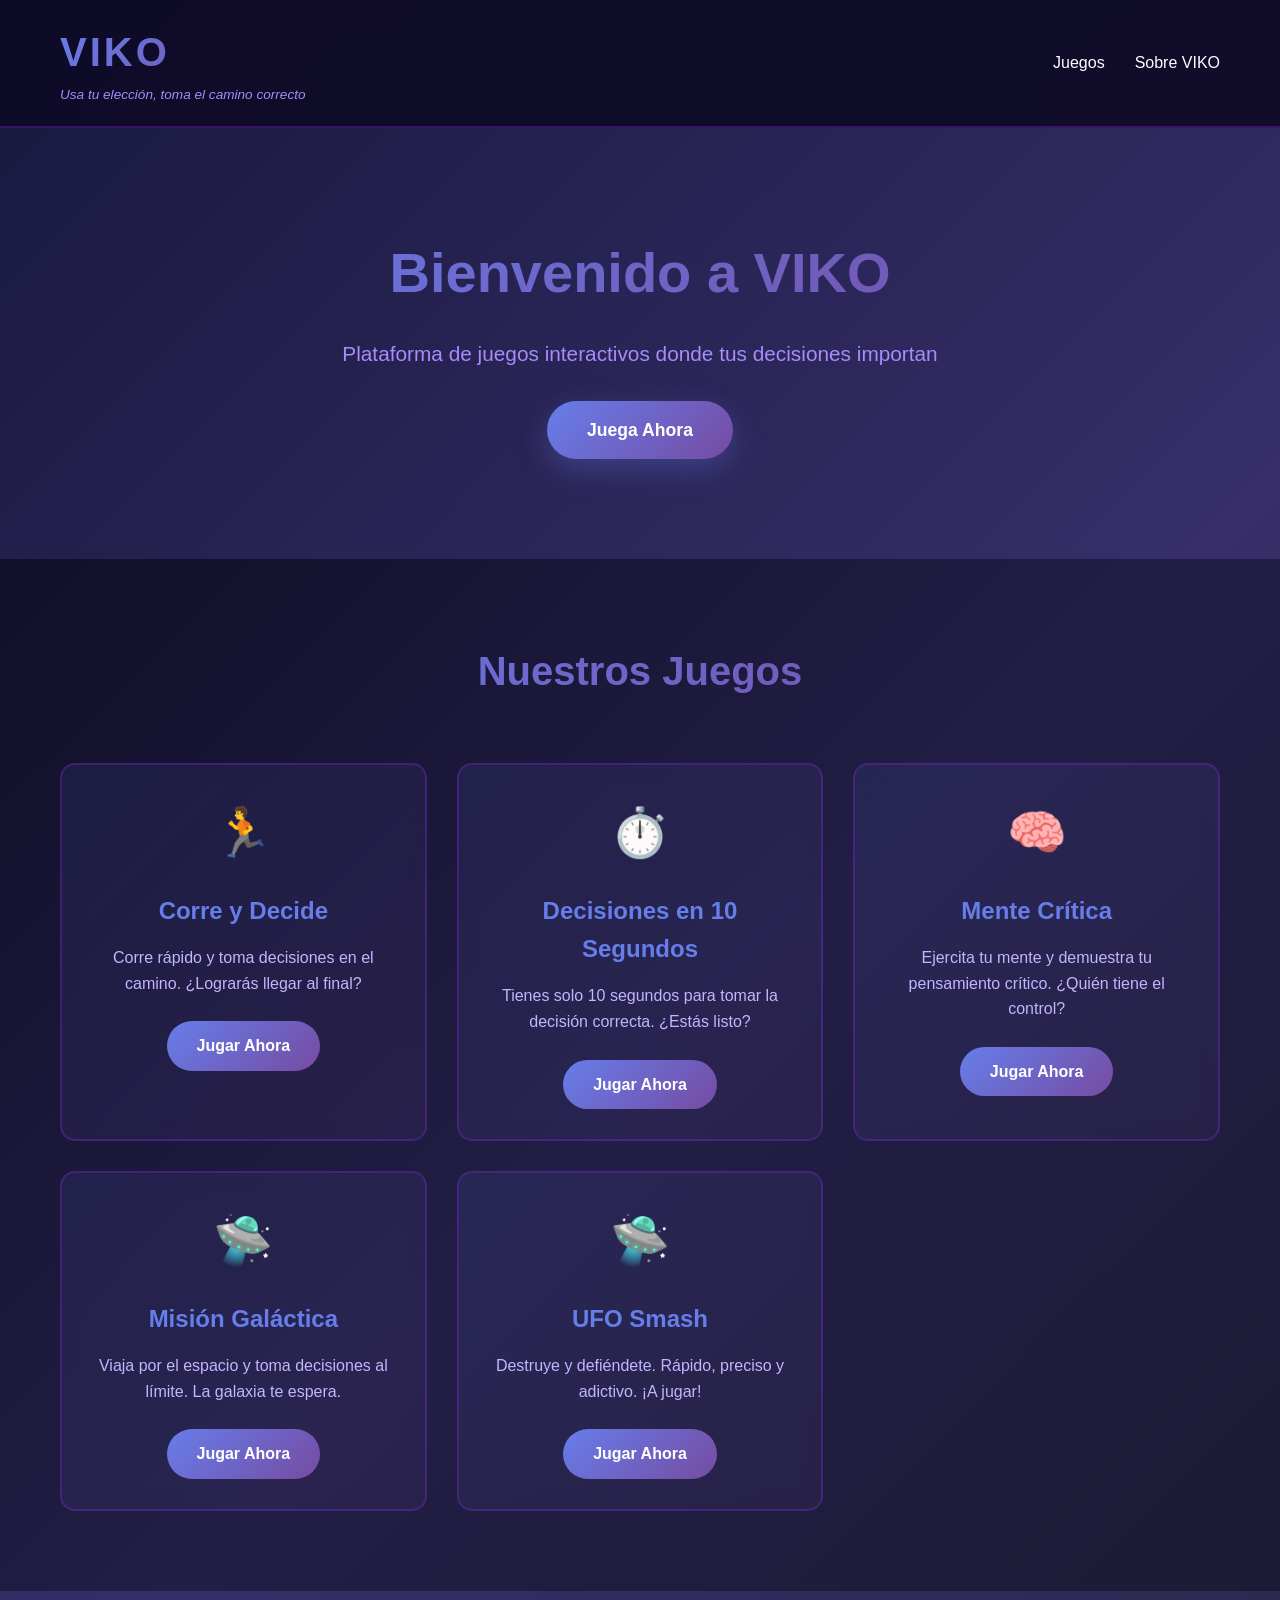
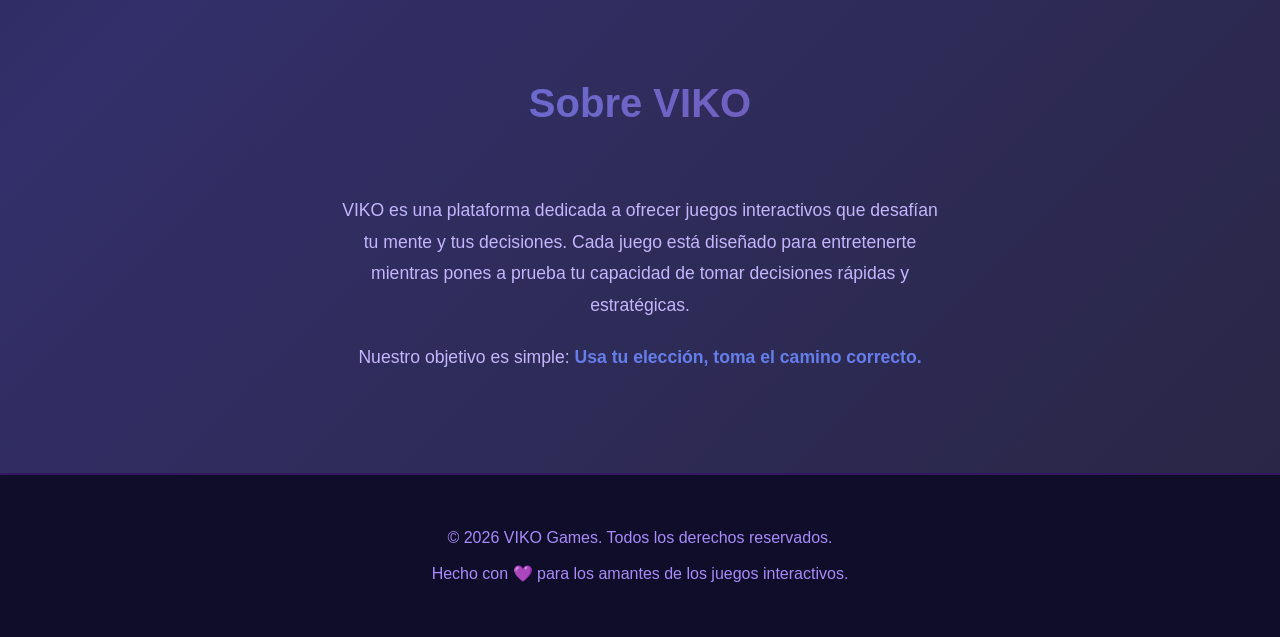
<file: index.html>
<!DOCTYPE html>
<html lang="es">
<head>
    <meta charset="UTF-8">
    <meta name="viewport" content="width=device-width, initial-scale=1.0">
    <meta name="description" content="VIKO - Plataforma de juegos interactivos de decisiones y estrategia. Juega Corre y Decide, Decisiones en 10 segundos, Mente Crítica, Misión Galáctica y UFO Smash.">
    <meta name="keywords" content="juegos, decisiones, estrategia, viko, games, juegos gratis, juegos online">
    <meta name="author" content="VIKO Games">
    <meta property="og:title" content="VIKO - Juegos de Decisiones">
    <meta property="og:description" content="Plataforma de juegos interactivos donde cada decisión cuenta">
    <meta property="og:type" content="website">
    <title>VIKO - Juegos Interactivos de Decisiones | Juega Ahora</title>
    <link rel="stylesheet" href="style.css">
</head>
<body>
    <header class="header">
        <div class="container">
            <div class="logo">
                <h1>VIKO</h1>
                <p class="tagline">Usa tu elección, toma el camino correcto</p>
            </div>
            <nav class="nav">
                <a href="#juegos" class="nav-link">Juegos</a>
                <a href="#about" class="nav-link">Sobre VIKO</a>
            </nav>
        </div>
    </header>

    <section class="hero">
        <div class="container">
            <div class="hero-content">
                <h2>Bienvenido a VIKO</h2>
                <p>Plataforma de juegos interactivos donde tus decisiones importan</p>
                <a href="#juegos" class="cta-button">Juega Ahora</a>
            </div>
        </div>
    </section>

    <section id="juegos" class="games-section">
        <div class="container">
            <h2 class="section-title">Nuestros Juegos</h2>
            <div class="games-grid">
                <!-- Juego 1 -->
                <div class="game-card">
                    <div class="game-icon">🏃</div>
                    <h3>Corre y Decide</h3>
                    <p>Corre rápido y toma decisiones en el camino. ¿Lograrás llegar al final?</p>
                    <a href="juegos/corre-y-decide.html" class="game-button">Jugar Ahora</a>
                </div>

                <!-- Juego 2 -->
                <div class="game-card">
                    <div class="game-icon">⏱️</div>
                    <h3>Decisiones en 10 Segundos</h3>
                    <p>Tienes solo 10 segundos para tomar la decisión correcta. ¿Estás listo?</p>
                    <a href="juegos/decisiones-10-seg.html" class="game-button">Jugar Ahora</a>
                </div>

                <!-- Juego 3 -->
                <div class="game-card">
                    <div class="game-icon">🧠</div>
                    <h3>Mente Crítica</h3>
                    <p>Ejercita tu mente y demuestra tu pensamiento crítico. ¿Quién tiene el control?</p>
                    <a href="juegos/mente-critica.html" class="game-button">Jugar Ahora</a>
                </div>

                <!-- Juego 4 -->
                <div class="game-card">
                    <div class="game-icon">🛸</div>
                    <h3>Misión Galáctica</h3>
                    <p>Viaja por el espacio y toma decisiones al límite. La galaxia te espera.</p>
                    <a href="juegos/mision-galactica.html" class="game-button">Jugar Ahora</a>
                </div>

                <!-- Juego 5 -->
                <div class="game-card">
                    <div class="game-icon">🛸</div>
                    <h3>UFO Smash</h3>
                    <p>Destruye y defiéndete. Rápido, preciso y adictivo. ¡A jugar!</p>
                    <a href="juegos/ufo-smash.html" class="game-button">Jugar Ahora</a>
                </div>
            </div>
        </div>
    </section>

    <section id="about" class="about-section">
        <div class="container">
            <h2 class="section-title">Sobre VIKO</h2>
            <div class="about-content">
                <p>VIKO es una plataforma dedicada a ofrecer juegos interactivos que desafían tu mente y tus decisiones. Cada juego está diseñado para entretenerte mientras pones a prueba tu capacidad de tomar decisiones rápidas y estratégicas.</p>
                <p>Nuestro objetivo es simple: <strong>Usa tu elección, toma el camino correcto.</strong></p>
            </div>
        </div>
    </section>

    <footer class="footer">
        <div class="container">
            <p>&copy; 2026 VIKO Games. Todos los derechos reservados.</p>
            <p>Hecho con 💜 para los amantes de los juegos interactivos.</p>
        </div>
    </footer>

    <script src="script.js"></script>
</body>
</html>
</file>
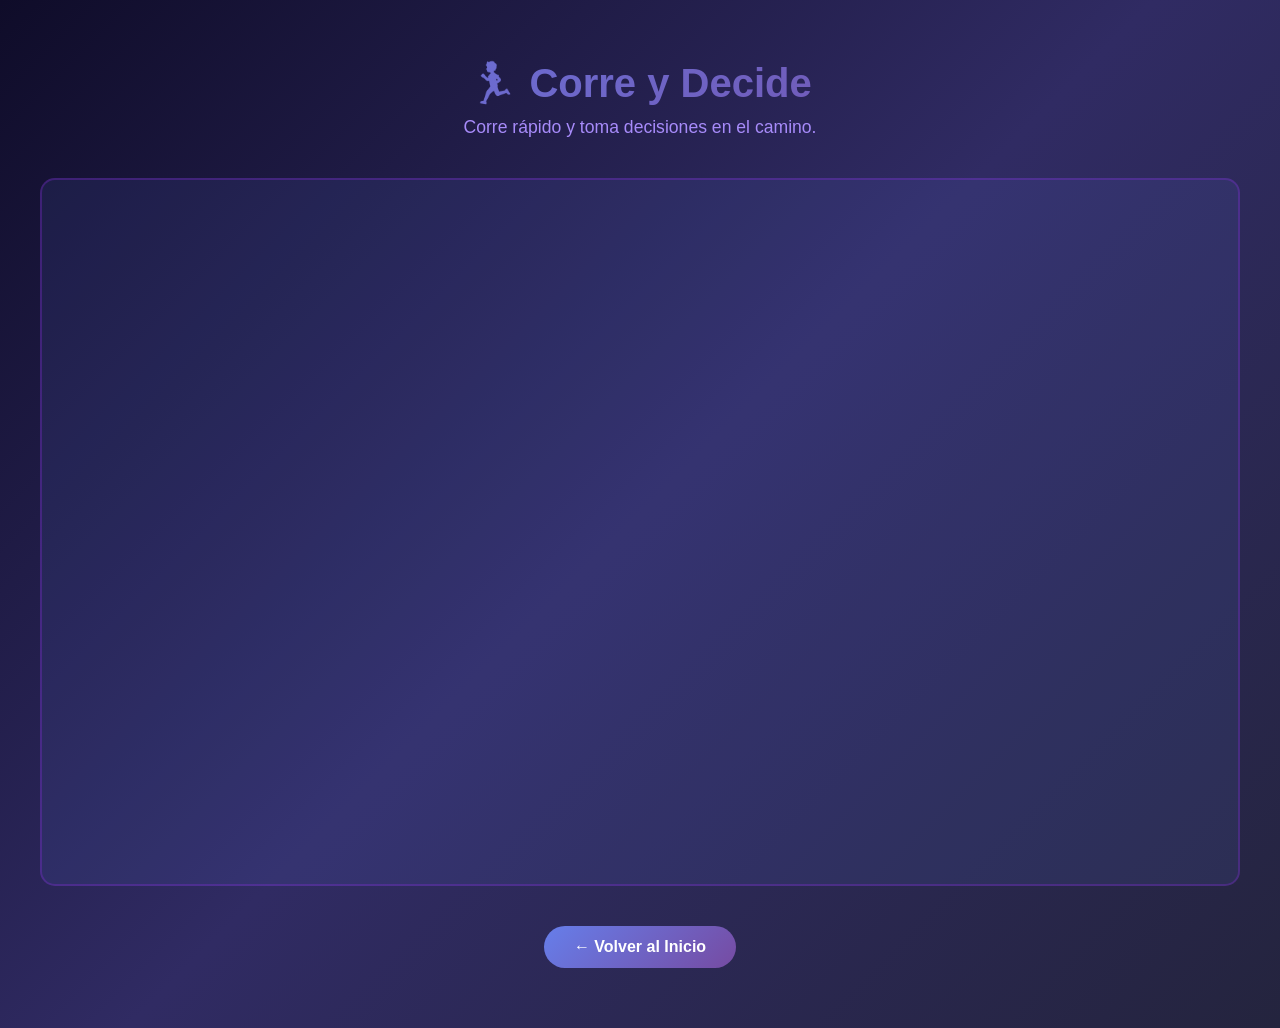
<file: juegos/corre-y-decide.html>
<!DOCTYPE html>
<html lang="es">
<head>
    <meta charset="UTF-8">
    <meta name="viewport" content="width=device-width, initial-scale=1.0">
    <meta name="description" content="Corre y Decide - Juego interactivo de VIKO. Corre rápido y toma decisiones en el camino.">
    <title>Corre y Decide | VIKO Games</title>
    <style>
        * {
            margin: 0;
            padding: 0;
            box-sizing: border-box;
        }

        body {
            font-family: 'Segoe UI', Tahoma, Geneva, Verdana, sans-serif;
            background: linear-gradient(135deg, #0f0c29, #302b63, #24243e);
            color: #fff;
            min-height: 100vh;
            display: flex;
            flex-direction: column;
            align-items: center;
            padding: 20px;
        }

        .game-container {
            max-width: 1200px;
            width: 100%;
            margin: 40px 0;
        }

        .game-header {
            text-align: center;
            margin-bottom: 40px;
        }

        .game-header h1 {
            font-size: 2.5rem;
            background: linear-gradient(135deg, #667eea 0%, #764ba2 100%);
            -webkit-background-clip: text;
            -webkit-text-fill-color: transparent;
            background-clip: text;
            margin-bottom: 10px;
        }

        .game-header p {
            color: #a78bfa;
            font-size: 1.1rem;
        }

        .game-iframe-container {
            background: rgba(102, 126, 234, 0.1);
            border: 2px solid rgba(138, 43, 226, 0.3);
            border-radius: 15px;
            padding: 20px;
            display: flex;
            justify-content: center;
            overflow: hidden;
        }

        .game-iframe-container iframe {
            border: none;
            border-radius: 10px;
        }

        .back-button {
            display: inline-block;
            margin-top: 40px;
            padding: 12px 30px;
            background: linear-gradient(135deg, #667eea 0%, #764ba2 100%);
            color: #fff;
            text-decoration: none;
            border-radius: 25px;
            font-weight: 700;
            transition: all 0.3s ease;
        }

        .back-button:hover {
            transform: scale(1.05);
            box-shadow: 0 10px 25px rgba(102, 126, 234, 0.4);
        }

        @media (max-width: 768px) {
            .game-header h1 {
                font-size: 2rem;
            }

            .game-iframe-container iframe {
                width: 100%;
                height: auto;
            }
        }
    </style>
</head>
<body>
    <div class="game-container">
        <div class="game-header">
            <h1>🏃 Corre y Decide</h1>
            <p>Corre rápido y toma decisiones en el camino.</p>
        </div>

        <div class="game-iframe-container">
            <iframe src="https://scratch.mit.edu/projects/1380362393/embed" allowtransparency="true" width="800" height="664" frameborder="0" scrolling="no" allowfullscreen></iframe>
        </div>

        <div style="text-align: center;">
            <a href="../" class="back-button">← Volver al Inicio</a>
        </div>
    </div>
</body>
</html>
</file>
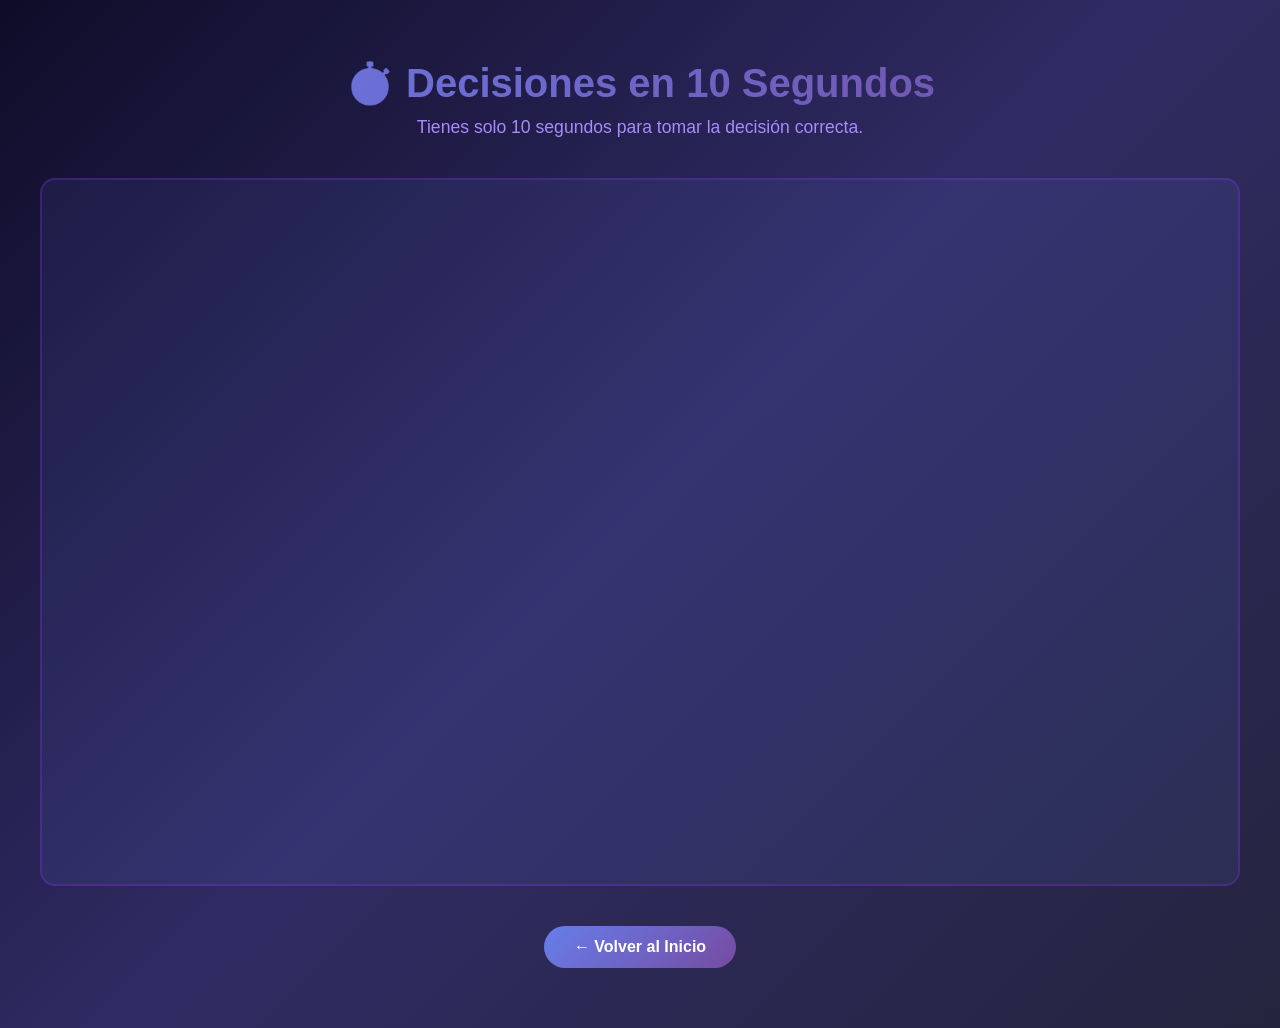
<file: juegos/decisiones-10-seg.html>
<!DOCTYPE html>
<html lang="es">
<head>
    <meta charset="UTF-8">
    <meta name="viewport" content="width=device-width, initial-scale=1.0">
    <meta name="description" content="Decisiones en 10 Segundos - Juego interactivo de VIKO. Tienes solo 10 segundos para tomar la decisión correcta.">
    <title>Decisiones en 10 Segundos | VIKO Games</title>
    <style>
        * {
            margin: 0;
            padding: 0;
            box-sizing: border-box;
        }

        body {
            font-family: 'Segoe UI', Tahoma, Geneva, Verdana, sans-serif;
            background: linear-gradient(135deg, #0f0c29, #302b63, #24243e);
            color: #fff;
            min-height: 100vh;
            display: flex;
            flex-direction: column;
            align-items: center;
            padding: 20px;
        }

        .game-container {
            max-width: 1200px;
            width: 100%;
            margin: 40px 0;
        }

        .game-header {
            text-align: center;
            margin-bottom: 40px;
        }

        .game-header h1 {
            font-size: 2.5rem;
            background: linear-gradient(135deg, #667eea 0%, #764ba2 100%);
            -webkit-background-clip: text;
            -webkit-text-fill-color: transparent;
            background-clip: text;
            margin-bottom: 10px;
        }

        .game-header p {
            color: #a78bfa;
            font-size: 1.1rem;
        }

        .game-iframe-container {
            background: rgba(102, 126, 234, 0.1);
            border: 2px solid rgba(138, 43, 226, 0.3);
            border-radius: 15px;
            padding: 20px;
            display: flex;
            justify-content: center;
            overflow: hidden;
        }

        .game-iframe-container iframe {
            border: none;
            border-radius: 10px;
        }

        .back-button {
            display: inline-block;
            margin-top: 40px;
            padding: 12px 30px;
            background: linear-gradient(135deg, #667eea 0%, #764ba2 100%);
            color: #fff;
            text-decoration: none;
            border-radius: 25px;
            font-weight: 700;
            transition: all 0.3s ease;
        }

        .back-button:hover {
            transform: scale(1.05);
            box-shadow: 0 10px 25px rgba(102, 126, 234, 0.4);
        }

        @media (max-width: 768px) {
            .game-header h1 {
                font-size: 2rem;
            }

            .game-iframe-container iframe {
                width: 100%;
                height: auto;
            }
        }
    </style>
</head>
<body>
    <div class="game-container">
        <div class="game-header">
            <h1>⏱️ Decisiones en 10 Segundos</h1>
            <p>Tienes solo 10 segundos para tomar la decisión correcta.</p>
        </div>

        <div class="game-iframe-container">
            <iframe src="https://scratch.mit.edu/projects/1379581313/embed" allowtransparency="true" width="800" height="664" frameborder="0" scrolling="no" allowfullscreen></iframe>
        </div>

        <div style="text-align: center;">
            <a href="../" class="back-button">← Volver al Inicio</a>
        </div>
    </div>
</body>
</html>
</file>
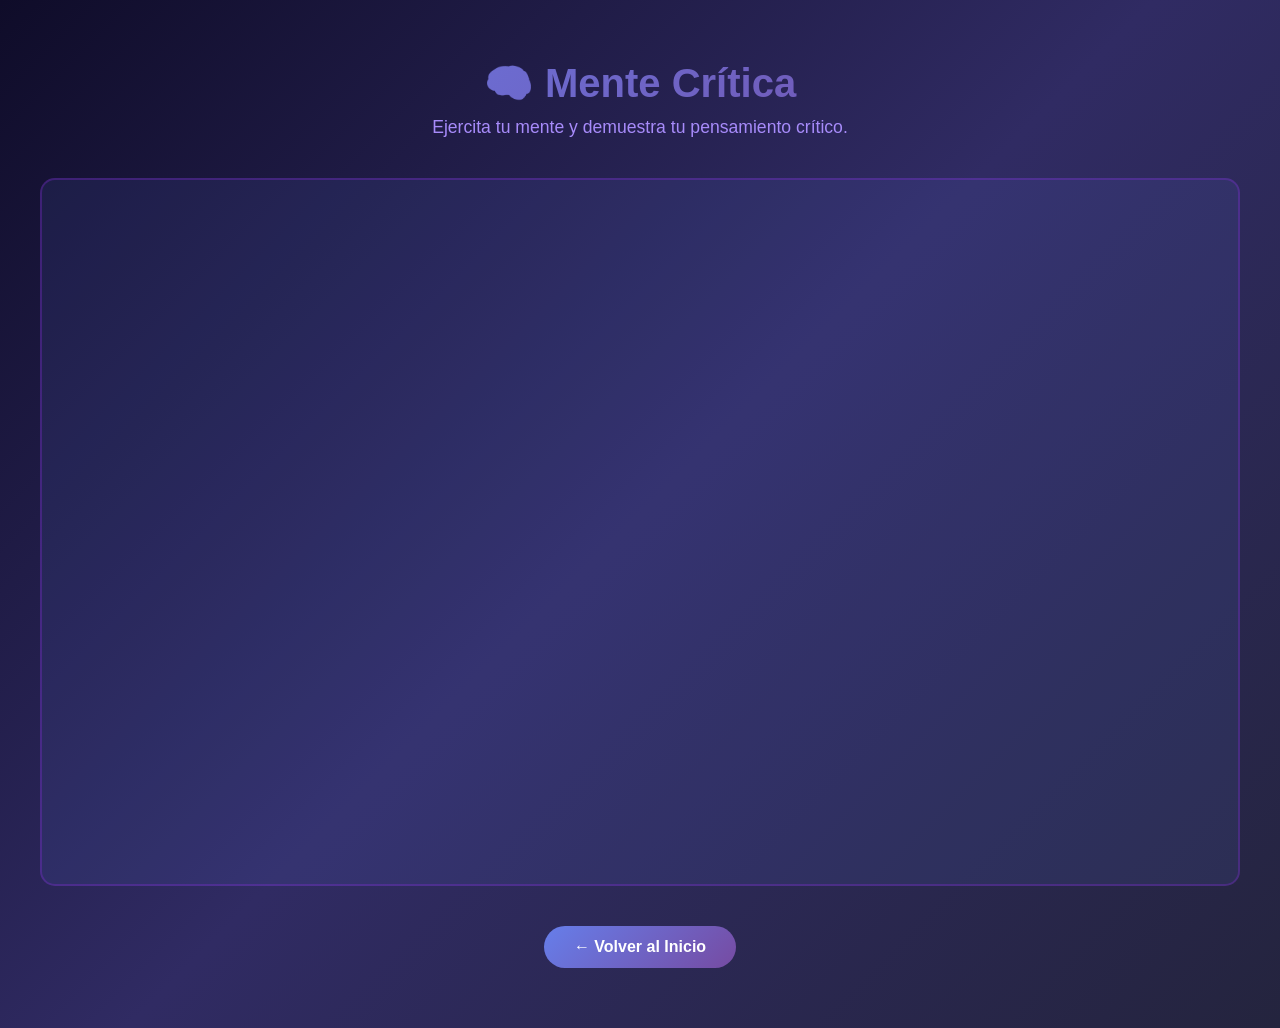
<file: juegos/mente-critica.html>
<!DOCTYPE html>
<html lang="es">
<head>
    <meta charset="UTF-8">
    <meta name="viewport" content="width=device-width, initial-scale=1.0">
    <meta name="description" content="Mente Crítica - Juego interactivo de VIKO. Ejercita tu mente y demuestra tu pensamiento crítico.">
    <title>Mente Crítica | VIKO Games</title>
    <style>
        * {
            margin: 0;
            padding: 0;
            box-sizing: border-box;
        }

        body {
            font-family: 'Segoe UI', Tahoma, Geneva, Verdana, sans-serif;
            background: linear-gradient(135deg, #0f0c29, #302b63, #24243e);
            color: #fff;
            min-height: 100vh;
            display: flex;
            flex-direction: column;
            align-items: center;
            padding: 20px;
        }

        .game-container {
            max-width: 1200px;
            width: 100%;
            margin: 40px 0;
        }

        .game-header {
            text-align: center;
            margin-bottom: 40px;
        }

        .game-header h1 {
            font-size: 2.5rem;
            background: linear-gradient(135deg, #667eea 0%, #764ba2 100%);
            -webkit-background-clip: text;
            -webkit-text-fill-color: transparent;
            background-clip: text;
            margin-bottom: 10px;
        }

        .game-header p {
            color: #a78bfa;
            font-size: 1.1rem;
        }

        .game-iframe-container {
            background: rgba(102, 126, 234, 0.1);
            border: 2px solid rgba(138, 43, 226, 0.3);
            border-radius: 15px;
            padding: 20px;
            display: flex;
            justify-content: center;
            overflow: hidden;
        }

        .game-iframe-container iframe {
            border: none;
            border-radius: 10px;
        }

        .back-button {
            display: inline-block;
            margin-top: 40px;
            padding: 12px 30px;
            background: linear-gradient(135deg, #667eea 0%, #764ba2 100%);
            color: #fff;
            text-decoration: none;
            border-radius: 25px;
            font-weight: 700;
            transition: all 0.3s ease;
        }

        .back-button:hover {
            transform: scale(1.05);
            box-shadow: 0 10px 25px rgba(102, 126, 234, 0.4);
        }

        @media (max-width: 768px) {
            .game-header h1 {
                font-size: 2rem;
            }

            .game-iframe-container iframe {
                width: 100%;
                height: auto;
            }
        }
    </style>
</head>
<body>
    <div class="game-container">
        <div class="game-header">
            <h1>🧠 Mente Crítica</h1>
            <p>Ejercita tu mente y demuestra tu pensamiento crítico.</p>
        </div>

        <div class="game-iframe-container">
            <iframe src="https://scratch.mit.edu/projects/1380359760/embed" allowtransparency="true" width="800" height="664" frameborder="0" scrolling="no" allowfullscreen></iframe>
        </div>

        <div style="text-align: center;">
            <a href="../" class="back-button">← Volver al Inicio</a>
        </div>
    </div>
</body>
</html>
</file>
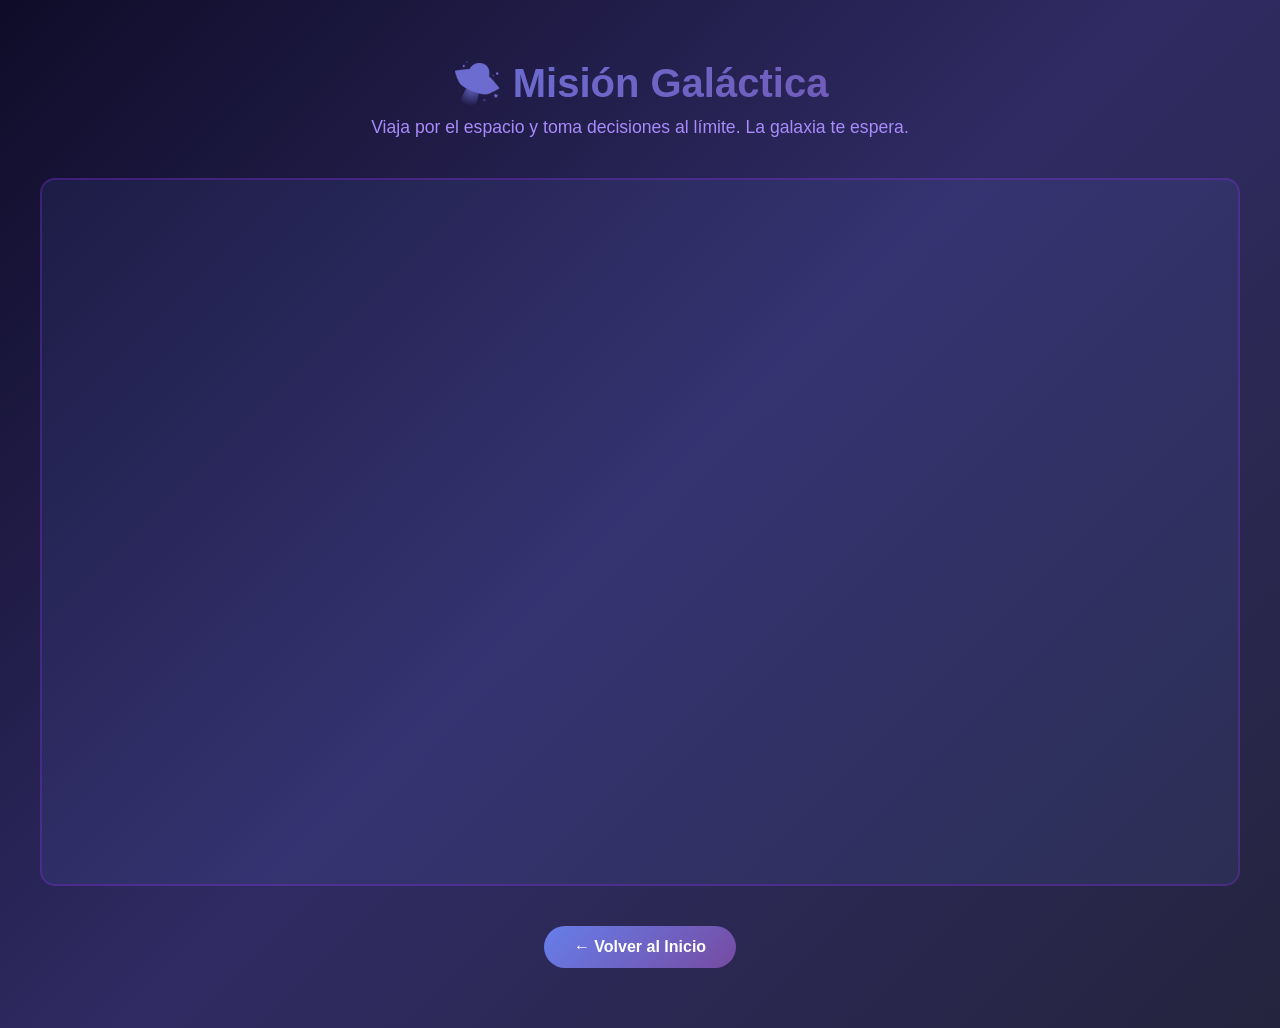
<file: juegos/mision-galactica.html>
<!DOCTYPE html>
<html lang="es">
<head>
    <meta charset="UTF-8">
    <meta name="viewport" content="width=device-width, initial-scale=1.0">
    <meta name="description" content="Misión Galáctica - Juego interactivo de VIKO. Viaja por el espacio y toma decisiones al límite.">
    <title>Misión Galáctica | VIKO Games</title>
    <style>
        * {
            margin: 0;
            padding: 0;
            box-sizing: border-box;
        }

        body {
            font-family: 'Segoe UI', Tahoma, Geneva, Verdana, sans-serif;
            background: linear-gradient(135deg, #0f0c29, #302b63, #24243e);
            color: #fff;
            min-height: 100vh;
            display: flex;
            flex-direction: column;
            align-items: center;
            padding: 20px;
        }

        .game-container {
            max-width: 1200px;
            width: 100%;
            margin: 40px 0;
        }

        .game-header {
            text-align: center;
            margin-bottom: 40px;
        }

        .game-header h1 {
            font-size: 2.5rem;
            background: linear-gradient(135deg, #667eea 0%, #764ba2 100%);
            -webkit-background-clip: text;
            -webkit-text-fill-color: transparent;
            background-clip: text;
            margin-bottom: 10px;
        }

        .game-header p {
            color: #a78bfa;
            font-size: 1.1rem;
        }

        .game-iframe-container {
            background: rgba(102, 126, 234, 0.1);
            border: 2px solid rgba(138, 43, 226, 0.3);
            border-radius: 15px;
            padding: 20px;
            display: flex;
            justify-content: center;
            overflow: hidden;
        }

        .game-iframe-container iframe {
            border: none;
            border-radius: 10px;
        }

        .back-button {
            display: inline-block;
            margin-top: 40px;
            padding: 12px 30px;
            background: linear-gradient(135deg, #667eea 0%, #764ba2 100%);
            color: #fff;
            text-decoration: none;
            border-radius: 25px;
            font-weight: 700;
            transition: all 0.3s ease;
        }

        .back-button:hover {
            transform: scale(1.05);
            box-shadow: 0 10px 25px rgba(102, 126, 234, 0.4);
        }

        @media (max-width: 768px) {
            .game-header h1 {
                font-size: 2rem;
            }

            .game-iframe-container iframe {
                width: 100%;
                height: auto;
            }
        }
    </style>
</head>
<body>
    <div class="game-container">
        <div class="game-header">
            <h1>🛸 Misión Galáctica</h1>
            <p>Viaja por el espacio y toma decisiones al límite. La galaxia te espera.</p>
        </div>

        <div class="game-iframe-container">
            <iframe src="https://scratch.mit.edu/projects/1379581062/embed" allowtransparency="true" width="800" height="664" frameborder="0" scrolling="no" allowfullscreen></iframe>
        </div>

        <div style="text-align: center;">
            <a href="../" class="back-button">← Volver al Inicio</a>
        </div>
    </div>
</body>
</html>
</file>
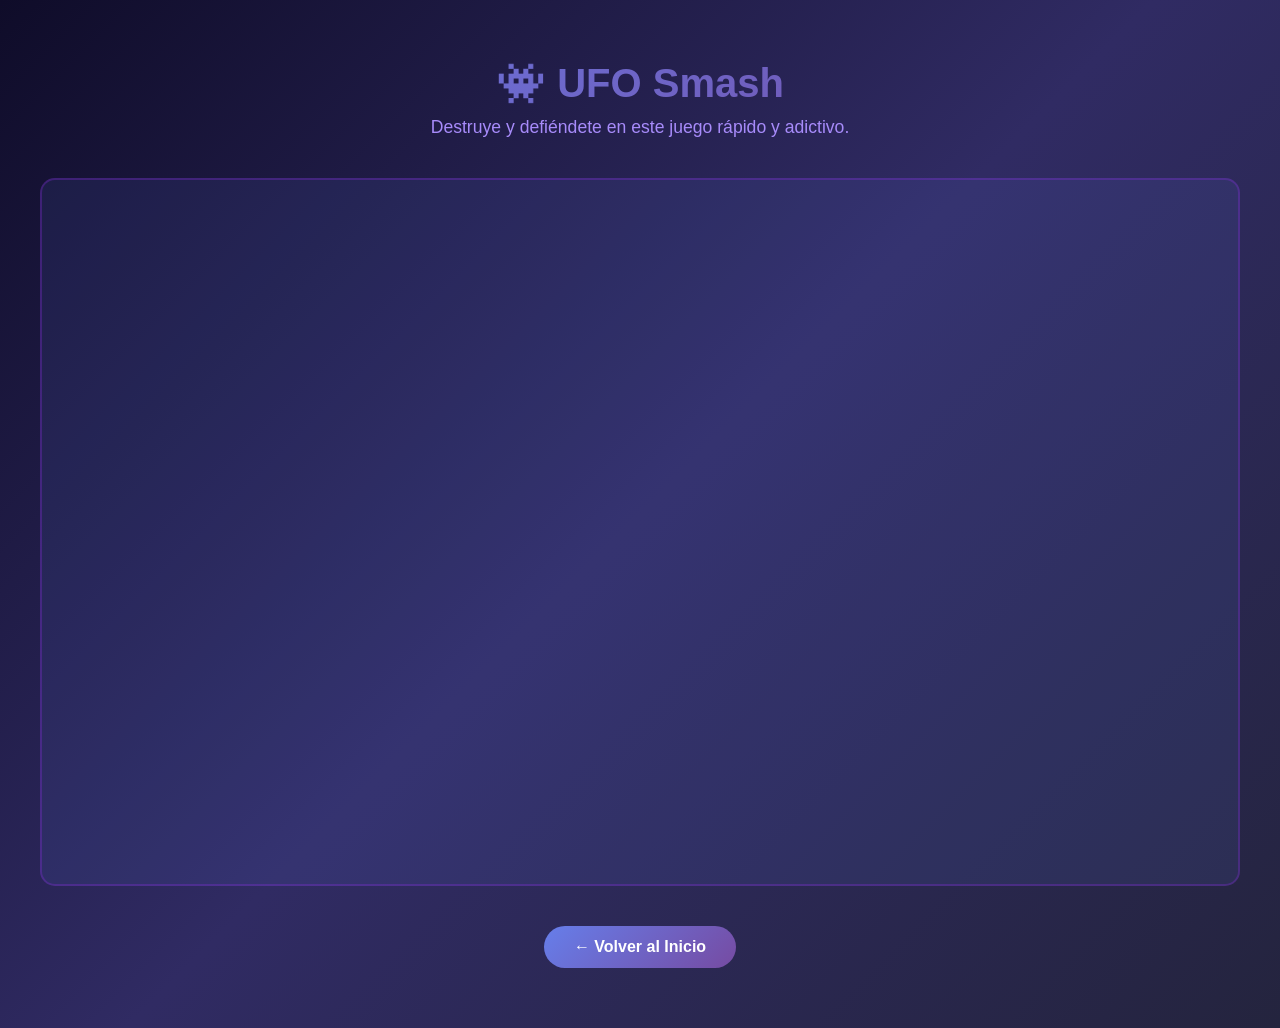
<file: juegos/ufo-smash.html>
<!DOCTYPE html>
<html lang="es">
<head>
    <meta charset="UTF-8">
    <meta name="viewport" content="width=device-width, initial-scale=1.0">
    <meta name="description" content="UFO Smash - Juego interactivo de VIKO. Destruye y defiéndete en este juego rápido y adictivo.">
    <title>UFO Smash | VIKO Games</title>
    <style>
        * {
            margin: 0;
            padding: 0;
            box-sizing: border-box;
        }

        body {
            font-family: 'Segoe UI', Tahoma, Geneva, Verdana, sans-serif;
            background: linear-gradient(135deg, #0f0c29, #302b63, #24243e);
            color: #fff;
            min-height: 100vh;
            display: flex;
            flex-direction: column;
            align-items: center;
            padding: 20px;
        }

        .game-container {
            max-width: 1200px;
            width: 100%;
            margin: 40px 0;
        }

        .game-header {
            text-align: center;
            margin-bottom: 40px;
        }

        .game-header h1 {
            font-size: 2.5rem;
            background: linear-gradient(135deg, #667eea 0%, #764ba2 100%);
            -webkit-background-clip: text;
            -webkit-text-fill-color: transparent;
            background-clip: text;
            margin-bottom: 10px;
        }

        .game-header p {
            color: #a78bfa;
            font-size: 1.1rem;
        }

        .game-iframe-container {
            background: rgba(102, 126, 234, 0.1);
            border: 2px solid rgba(138, 43, 226, 0.3);
            border-radius: 15px;
            padding: 20px;
            display: flex;
            justify-content: center;
            overflow: hidden;
        }

        .game-iframe-container iframe {
            border: none;
            border-radius: 10px;
        }

        .back-button {
            display: inline-block;
            margin-top: 40px;
            padding: 12px 30px;
            background: linear-gradient(135deg, #667eea 0%, #764ba2 100%);
            color: #fff;
            text-decoration: none;
            border-radius: 25px;
            font-weight: 700;
            transition: all 0.3s ease;
        }

        .back-button:hover {
            transform: scale(1.05);
            box-shadow: 0 10px 25px rgba(102, 126, 234, 0.4);
        }

        @media (max-width: 768px) {
            .game-header h1 {
                font-size: 2rem;
            }

            .game-iframe-container iframe {
                width: 100%;
                height: auto;
            }
        }
    </style>
</head>
<body>
    <div class="game-container">
        <div class="game-header">
            <h1>👾 UFO Smash</h1>
            <p>Destruye y defiéndete en este juego rápido y adictivo.</p>
        </div>

        <div class="game-iframe-container">
            <iframe src="https://scratch.mit.edu/projects/1380360099/embed" allowtransparency="true" width="800" height="664" frameborder="0" scrolling="no" allowfullscreen></iframe>
        </div>

        <div style="text-align: center;">
            <a href="../" class="back-button">← Volver al Inicio</a>
        </div>
    </div>
</body>
</html>
</file>
<file: style.css>
* {
    margin: 0;
    padding: 0;
    box-sizing: border-box;
}

body {
    font-family: 'Segoe UI', Tahoma, Geneva, Verdana, sans-serif;
    background: linear-gradient(135deg, #0f0c29, #302b63, #24243e);
    color: #fff;
    line-height: 1.6;
    overflow-x: hidden;
}

.container {
    max-width: 1200px;
    margin: 0 auto;
    padding: 0 20px;
}

/* HEADER */
.header {
    background: rgba(15, 12, 41, 0.95);
    backdrop-filter: blur(10px);
    padding: 20px 0;
    position: sticky;
    top: 0;
    z-index: 1000;
    border-bottom: 2px solid rgba(138, 43, 226, 0.3);
}

.header .container {
    display: flex;
    justify-content: space-between;
    align-items: center;
}

.logo h1 {
    font-size: 2.5rem;
    background: linear-gradient(135deg, #667eea 0%, #764ba2 100%);
    -webkit-background-clip: text;
    -webkit-text-fill-color: transparent;
    background-clip: text;
    font-weight: 900;
    letter-spacing: 3px;
}

.tagline {
    font-size: 0.85rem;
    color: #a78bfa;
    font-style: italic;
}

.nav {
    display: flex;
    gap: 30px;
}

.nav-link {
    color: #fff;
    text-decoration: none;
    transition: all 0.3s ease;
    position: relative;
    font-weight: 500;
}

.nav-link:hover {
    color: #667eea;
}

.nav-link::after {
    content: '';
    position: absolute;
    bottom: -5px;
    left: 0;
    width: 0;
    height: 2px;
    background: linear-gradient(135deg, #667eea, #764ba2);
    transition: width 0.3s ease;
}

.nav-link:hover::after {
    width: 100%;
}

/* HERO SECTION */
.hero {
    text-align: center;
    padding: 100px 0;
    background: linear-gradient(135deg, rgba(102, 126, 234, 0.1) 0%, rgba(118, 75, 162, 0.1) 100%);
}

.hero-content h2 {
    font-size: 3.5rem;
    margin-bottom: 20px;
    background: linear-gradient(135deg, #667eea 0%, #764ba2 100%);
    -webkit-background-clip: text;
    -webkit-text-fill-color: transparent;
    background-clip: text;
    font-weight: 900;
}

.hero-content p {
    font-size: 1.3rem;
    color: #a78bfa;
    margin-bottom: 30px;
}

.cta-button {
    display: inline-block;
    padding: 15px 40px;
    background: linear-gradient(135deg, #667eea 0%, #764ba2 100%);
    color: #fff;
    text-decoration: none;
    border-radius: 50px;
    font-weight: 700;
    font-size: 1.1rem;
    transition: all 0.3s ease;
    box-shadow: 0 10px 30px rgba(102, 126, 234, 0.3);
}

.cta-button:hover {
    transform: translateY(-3px);
    box-shadow: 0 15px 40px rgba(102, 126, 234, 0.5);
}

/* GAMES SECTION */
.games-section {
    padding: 80px 0;
    background: rgba(0, 0, 0, 0.3);
}

.section-title {
    font-size: 2.5rem;
    text-align: center;
    margin-bottom: 60px;
    background: linear-gradient(135deg, #667eea 0%, #764ba2 100%);
    -webkit-background-clip: text;
    -webkit-text-fill-color: transparent;
    background-clip: text;
}

.games-grid {
    display: grid;
    grid-template-columns: repeat(auto-fit, minmax(300px, 1fr));
    gap: 30px;
}

.game-card {
    background: linear-gradient(135deg, rgba(102, 126, 234, 0.1) 0%, rgba(118, 75, 162, 0.1) 100%);
    border: 2px solid rgba(138, 43, 226, 0.3);
    border-radius: 15px;
    padding: 30px;
    text-align: center;
    transition: all 0.3s ease;
    cursor: pointer;
    backdrop-filter: blur(10px);
}

.game-card:hover {
    transform: translateY(-10px);
    border-color: rgba(102, 126, 234, 0.8);
    box-shadow: 0 20px 40px rgba(102, 126, 234, 0.2);
}

.game-icon {
    font-size: 3rem;
    margin-bottom: 20px;
    display: block;
}

.game-card h3 {
    font-size: 1.5rem;
    margin-bottom: 15px;
    color: #667eea;
}

.game-card p {
    color: #c4b5fd;
    margin-bottom: 25px;
    line-height: 1.6;
}

.game-button {
    display: inline-block;
    padding: 12px 30px;
    background: linear-gradient(135deg, #667eea 0%, #764ba2 100%);
    color: #fff;
    text-decoration: none;
    border-radius: 25px;
    font-weight: 700;
    transition: all 0.3s ease;
}

.game-button:hover {
    transform: scale(1.05);
    box-shadow: 0 10px 25px rgba(102, 126, 234, 0.4);
}

/* ABOUT SECTION */
.about-section {
    padding: 80px 0;
    background: linear-gradient(135deg, rgba(102, 126, 234, 0.05) 0%, rgba(118, 75, 162, 0.05) 100%);
}

.about-content {
    max-width: 600px;
    margin: 0 auto;
    text-align: center;
    color: #c4b5fd;
    line-height: 1.8;
}

.about-content p {
    margin-bottom: 20px;
    font-size: 1.1rem;
}

.about-content strong {
    color: #667eea;
}

/* FOOTER */
.footer {
    background: rgba(15, 12, 41, 0.95);
    padding: 40px 0;
    text-align: center;
    border-top: 2px solid rgba(138, 43, 226, 0.3);
    color: #a78bfa;
}

.footer p {
    margin: 10px 0;
}

/* RESPONSIVE */
@media (max-width: 768px) {
    .header .container {
        flex-direction: column;
        gap: 20px;
    }

    .logo h1 {
        font-size: 2rem;
    }

    .nav {
        gap: 15px;
    }

    .hero-content h2 {
        font-size: 2.5rem;
    }

    .section-title {
        font-size: 2rem;
    }

    .games-grid {
        grid-template-columns: 1fr;
    }
}
</file>
